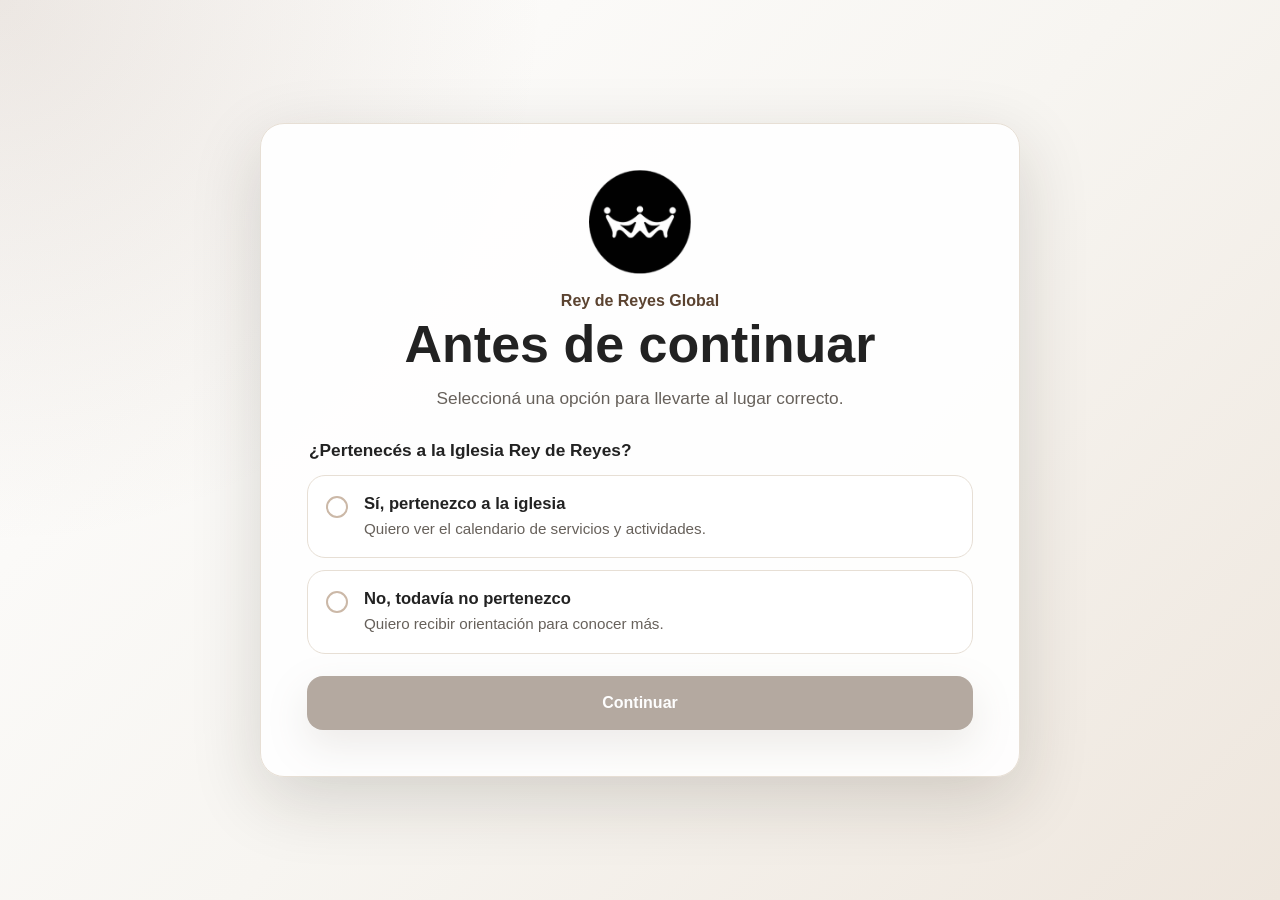
<file: index.html>
<!DOCTYPE html>
<html lang="es">
<head>
  <meta charset="utf-8">
  <meta name="viewport" content="width=device-width, initial-scale=1">
  <title>Acceso - Rey de Reyes Global</title>
  <link rel="stylesheet" href="css/acceso.css">
</head>
<body>
  <main class="access-shell">
    <section class="access-panel" aria-labelledby="accessTitle">
      <img class="access-logo" src="assets/logo-rey-de-reyes.webp" alt="Rey de Reyes Global">
      <p class="access-kicker">Rey de Reyes Global</p>
      <h1 id="accessTitle">Antes de continuar</h1>
      <p class="access-copy">Seleccioná una opción para llevarte al lugar correcto.</p>

      <form id="membershipForm" class="membership-form">
        <fieldset>
          <legend>¿Pertenecés a la Iglesia Rey de Reyes?</legend>

          <label class="choice-card">
            <input type="radio" name="membership" value="member">
            <span class="choice-bullet" aria-hidden="true"></span>
            <span>
              <strong>Sí, pertenezco a la iglesia</strong>
              <small>Quiero ver el calendario de servicios y actividades.</small>
            </span>
          </label>

          <label class="choice-card">
            <input type="radio" name="membership" value="visitor">
            <span class="choice-bullet" aria-hidden="true"></span>
            <span>
              <strong>No, todavía no pertenezco</strong>
              <small>Quiero recibir orientación para conocer más.</small>
            </span>
          </label>
        </fieldset>

        <button id="continueButton" class="continue-button" type="submit" disabled>Continuar</button>
      </form>
    </section>
  </main>

  <script src="js/acceso.js"></script>
</body>
</html>
</file>
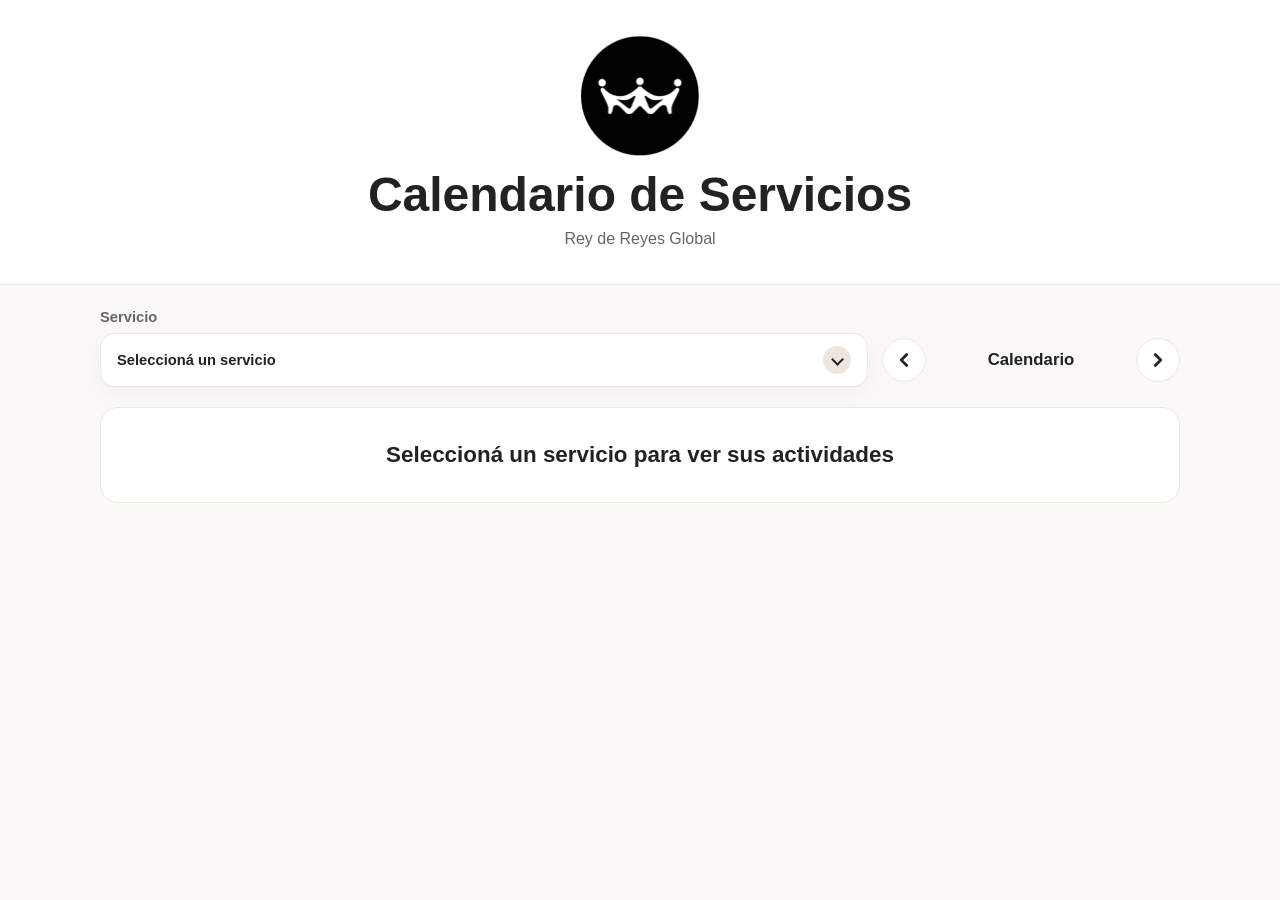
<file: calendario.html>
<!DOCTYPE html>
<html lang="es">
<head>
  <meta charset="utf-8">
  <meta name="viewport" content="width=device-width, initial-scale=1">
  <title>Calendario de Servicios - Rey de Reyes Global</title>
  <link rel="stylesheet" href="css/calendario.css?v=20260702-0028">
</head>
<body>
  <header class="header">
    <div class="logo"><img src="assets/logo-rey-de-reyes.webp" alt="Rey de Reyes Global"></div>
    <h1>Calendario de Servicios</h1>
    <p>Rey de Reyes Global</p>
  </header>

  <main class="container">
    <section class="toolbar" aria-label="Filtros de calendario">
      <div class="select-field">
        <span>Servicio</span>
        <div class="custom-select" id="servicePicker">
          <button id="serviceTrigger" class="select-trigger" type="button" aria-haspopup="listbox" aria-expanded="false">
            <span id="serviceTriggerText">Seleccioná un servicio</span>
            <span class="select-chevron" aria-hidden="true"><span class="select-chevron-icon"></span></span>
          </button>
          <div id="serviceMenu" class="select-menu" role="listbox" hidden></div>
        </div>
      </div>

      <div class="month-controls" aria-label="Navegación por mes">
        <button id="prevMonth" type="button" aria-label="Mes anterior">
          <svg class="month-arrow" viewBox="0 0 24 24" aria-hidden="true" focusable="false">
            <path d="M15 6 9 12l6 6"></path>
          </svg>
        </button>
        <strong id="monthLabel">Calendario</strong>
        <button id="nextMonth" type="button" aria-label="Mes siguiente">
          <svg class="month-arrow" viewBox="0 0 24 24" aria-hidden="true" focusable="false">
            <path d="m9 6 6 6-6 6"></path>
          </svg>
        </button>
      </div>
    </section>

    <section id="emptyState" class="empty-state">
      <h2>Seleccioná un servicio para ver sus actividades</h2>
    </section>

    <section id="calendarArea" class="calendar-area" hidden>
      <div id="serviceSummary" class="service-summary"></div>
      <div class="calendar" aria-label="Calendario mensual">
        <div class="weekdays">
          <span>Dom</span>
          <span>Lun</span>
          <span>Mar</span>
          <span>Mié</span>
          <span>Jue</span>
          <span>Vie</span>
          <span>Sáb</span>
        </div>
        <div id="daysGrid" class="days-grid"></div>
      </div>
    </section>
  </main>

  <div id="modalOverlay" class="modal-overlay" hidden>
    <article class="modal" role="dialog" aria-modal="true" aria-labelledby="modalTitle">
      <button id="closeModal" class="close-modal" type="button" aria-label="Cerrar">×</button>
      <div class="modal-header">
        <p id="modalDate"></p>
        <h2 id="modalTitle"></h2>
      </div>
      <div id="modalScrollHint" class="modal-scroll-hint" aria-hidden="true" hidden>
        <span class="modal-scroll-hint-text">Deslizá hacia abajo para ver más actividades</span>
        <span class="modal-scroll-hint-arrow" aria-hidden="true">⌄</span>
      </div>
      <div id="modalActivities" class="modal-activities"></div>
    </article>
  </div>

  <script src="js/calendario.js"></script>
</body>
</html>
</file>
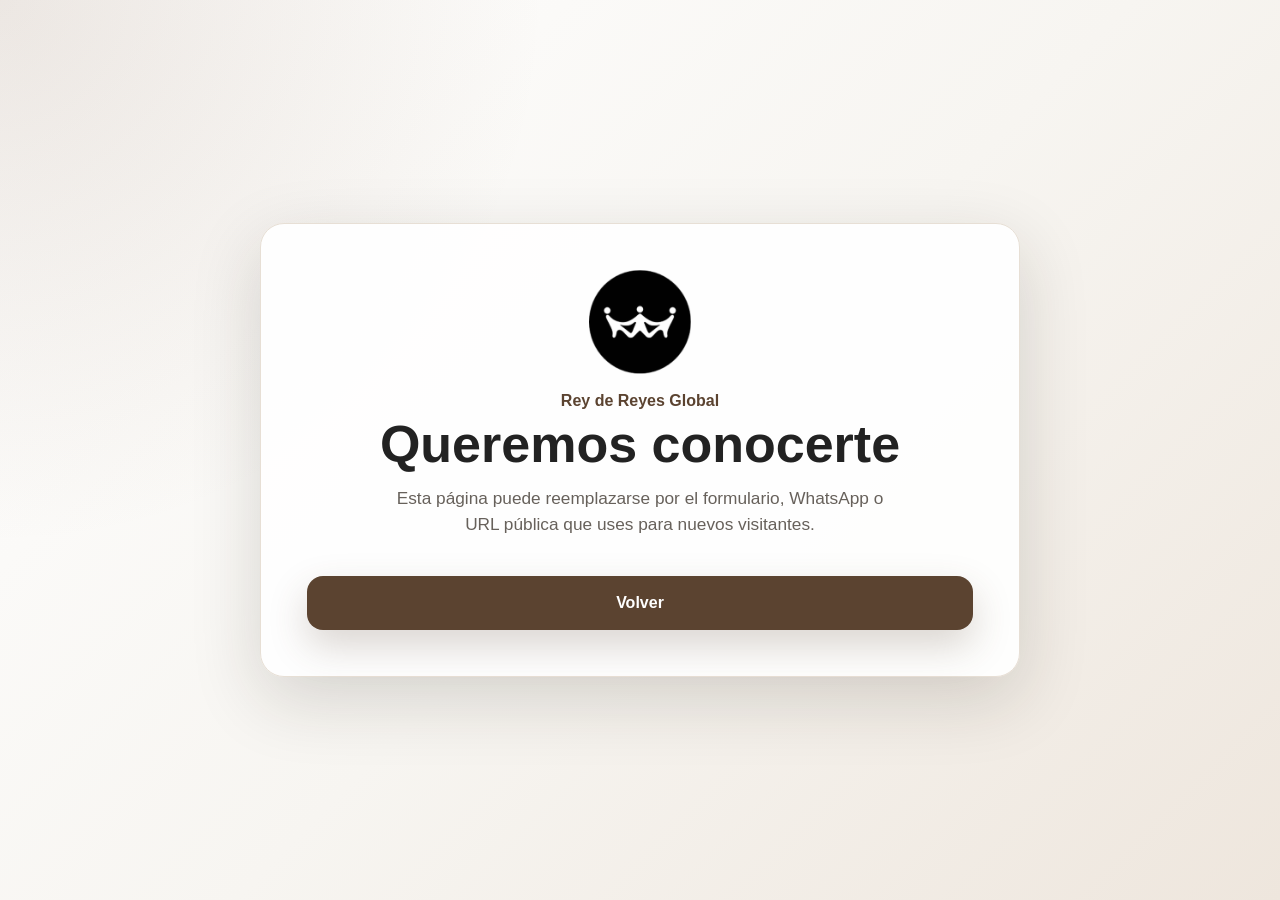
<file: no-pertenece.html>
<!DOCTYPE html>
<html lang="es">
<head>
  <meta charset="utf-8">
  <meta name="viewport" content="width=device-width, initial-scale=1">
  <title>Conocé Rey de Reyes Global</title>
  <link rel="stylesheet" href="css/acceso.css">
</head>
<body>
  <main class="access-shell">
    <section class="access-panel access-panel--simple">
      <img class="access-logo" src="assets/logo-rey-de-reyes.webp" alt="Rey de Reyes Global">
      <p class="access-kicker">Rey de Reyes Global</p>
      <h1>Queremos conocerte</h1>
      <p class="access-copy">Esta página puede reemplazarse por el formulario, WhatsApp o URL pública que uses para nuevos visitantes.</p>
      <a class="continue-button continue-button--link" href="index.html">Volver</a>
    </section>
  </main>
</body>
</html>
</file>
<file: css/acceso.css>
:root {
  --bg: #f7f5f1;
  --card: #fff;
  --text: #222;
  --muted: #67615b;
  --accent: #8a6a4f;
  --accent-deep: #5b4330;
  --accent-soft: #efe5dc;
  --border: #e7dfd5;
  --shadow: 0 22px 70px rgba(39, 32, 21, .16);
}

* {
  box-sizing: border-box;
}

body {
  margin: 0;
  min-height: 100vh;
  font-family: -apple-system, BlinkMacSystemFont, "Segoe UI", sans-serif;
  background:
    radial-gradient(circle at top left, rgba(138, 106, 79, .16), transparent 34rem),
    linear-gradient(135deg, #fff 0%, var(--bg) 52%, #eee6dd 100%);
  color: var(--text);
}

button,
input {
  font: inherit;
}

.access-shell {
  width: min(760px, calc(100% - 32px));
  min-height: 100vh;
  margin: 0 auto;
  display: grid;
  place-items: center;
  padding: 32px 0;
}

.access-panel {
  width: 100%;
  padding: clamp(26px, 6vw, 46px);
  border: 1px solid var(--border);
  border-radius: 24px;
  background: rgba(255, 255, 255, .92);
  box-shadow: var(--shadow);
}

.access-panel--simple {
  text-align: center;
}

.access-logo {
  width: 104px;
  height: 104px;
  display: block;
  margin: 0 auto 18px;
  object-fit: contain;
}

.access-kicker {
  margin: 0 0 8px;
  color: var(--accent-deep);
  font-weight: 800;
  text-align: center;
}

h1 {
  margin: 0;
  font-size: clamp(2rem, 8vw, 3.25rem);
  line-height: 1;
  text-align: center;
}

.access-copy {
  max-width: 520px;
  margin: 16px auto 28px;
  color: var(--muted);
  font-size: 1.08rem;
  line-height: 1.5;
  text-align: center;
}

.membership-form fieldset {
  margin: 0;
  padding: 0;
  border: 0;
}

.membership-form legend {
  margin-bottom: 14px;
  color: var(--text);
  font-size: 1.08rem;
  font-weight: 900;
}

.choice-card {
  position: relative;
  display: grid;
  grid-template-columns: 24px 1fr;
  gap: 14px;
  align-items: start;
  margin-bottom: 12px;
  padding: 18px;
  border: 1px solid var(--border);
  border-radius: 18px;
  background: var(--card);
  cursor: pointer;
  transition: border-color .18s ease, background .18s ease, box-shadow .18s ease;
}

.choice-card:hover,
.choice-card:focus-within {
  border-color: #d4c2b1;
  background: #fffdfa;
  box-shadow: 0 10px 28px rgba(39, 32, 21, .08);
}

.choice-card input {
  position: absolute;
  opacity: 0;
  pointer-events: none;
}

.choice-bullet {
  width: 22px;
  height: 22px;
  margin-top: 2px;
  border: 2px solid #cbb8a7;
  border-radius: 50%;
  display: grid;
  place-items: center;
}

.choice-bullet::after {
  content: "";
  width: 10px;
  height: 10px;
  border-radius: 50%;
  background: var(--accent);
  transform: scale(0);
  transition: transform .16s ease;
}

.choice-card input:checked + .choice-bullet::after {
  transform: scale(1);
}

.choice-card.is-selected {
  border-color: var(--accent);
  background: var(--accent-soft);
}

.choice-card strong {
  display: block;
  margin-bottom: 4px;
  font-size: 1.04rem;
}

.choice-card small {
  color: var(--muted);
  font-size: .95rem;
  line-height: 1.4;
}

.continue-button {
  width: 100%;
  min-height: 54px;
  margin-top: 10px;
  border: 0;
  border-radius: 16px;
  background: var(--accent-deep);
  color: #fff;
  font-weight: 900;
  cursor: pointer;
  box-shadow: 0 16px 38px rgba(91, 67, 48, .22);
  transition: transform .16s ease, opacity .16s ease, background .16s ease;
}

.continue-button:hover {
  background: #4b3626;
  transform: translateY(-1px);
}

.continue-button:disabled {
  opacity: .45;
  cursor: not-allowed;
  transform: none;
}

.continue-button--link {
  display: inline-grid;
  place-items: center;
  text-decoration: none;
}

@media (max-width: 520px) {
  .access-shell {
    width: min(100% - 24px, 760px);
    padding: 18px 0;
  }

  .access-panel {
    border-radius: 20px;
  }

  .access-logo {
    width: 88px;
    height: 88px;
  }

  .choice-card {
    padding: 16px;
  }
}
</file>
<file: css/calendario.css>
:root {
  --bg: #faf9f7;
  --card: #fff;
  --text: #222;
  --muted: #666;
  --accent: #8a6a4f;
  --accent-strong: #6f5138;
  --accent-deep: #5b4330;
  --accent-soft: #efe5dc;
  --accent-hover: #f8f1eb;
  --border: #ece8df;
  --shadow: 0 18px 50px rgba(39, 32, 21, .14);
}

* {
  box-sizing: border-box;
}

body {
  margin: 0;
  font-family: -apple-system, BlinkMacSystemFont, "Segoe UI", sans-serif;
  background: var(--bg);
  color: var(--text);
}

button,
input {
  font: inherit;
}

.header {
  background: var(--card);
  padding: 36px 20px;
  border-bottom: 1px solid var(--border);
  text-align: center;
}

.logo img {
  width: 120px;
  height: 120px;
  margin: 0 auto 14px;
  display: block;
  object-fit: contain;
}

.header h1 {
  margin: 0;
  font-size: clamp(2rem, 4vw, 3rem);
  line-height: 1.05;
}

.header p {
  margin: 10px 0 0;
  color: var(--muted);
}

.container {
  width: min(1080px, calc(100% - 32px));
  margin: 0 auto;
  padding: 24px 0 48px;
}

.toolbar {
  display: grid;
  grid-template-columns: minmax(240px, 1fr) auto;
  gap: 14px;
  align-items: end;
  margin-bottom: 20px;
}

.select-field {
  position: relative;
  display: grid;
  gap: 8px;
  color: var(--muted);
  font-size: .92rem;
  font-weight: 600;
}

.custom-select {
  position: relative;
}

.select-trigger {
  width: 100%;
  min-height: 54px;
  display: flex;
  align-items: center;
  justify-content: space-between;
  gap: 12px;
  padding: 0 16px;
  border-radius: 14px;
  border: 1px solid var(--border);
  background: var(--card);
  color: var(--text);
  outline: none;
  cursor: pointer;
  box-shadow: 0 8px 24px rgba(39, 32, 21, .04);
  transition: border-color .18s ease, box-shadow .18s ease, background .18s ease;
}

.select-trigger:focus,
.custom-select.is-open .select-trigger {
  border-color: var(--accent);
  box-shadow: 0 0 0 4px rgba(138, 106, 79, .18);
  background: #fffdfa;
}

.select-chevron {
  width: 28px;
  height: 28px;
  display: grid;
  place-items: center;
  border-radius: 50%;
  color: var(--text);
  background: var(--accent-soft);
  transition: transform .18s ease;
}

.select-chevron-icon {
  width: 9px;
  height: 9px;
  border-right: 2px solid currentColor;
  border-bottom: 2px solid currentColor;
  transform: translateY(-1px) rotate(45deg);
}

.custom-select.is-open .select-chevron {
  transform: rotate(180deg);
}

.select-menu {
  position: absolute;
  z-index: 8;
  top: calc(100% + 8px);
  left: 0;
  right: 0;
  max-height: 280px;
  overflow: auto;
  padding: 8px;
  border: 1px solid var(--border);
  border-radius: 14px;
  background: var(--card);
  box-shadow: var(--shadow);
  transform-origin: top center;
  animation: menu-in .16s ease-out;
}

.select-option {
  width: 100%;
  min-height: 44px;
  border: 0;
  border-radius: 10px;
  display: flex;
  align-items: center;
  justify-content: space-between;
  gap: 12px;
  padding: 10px 12px;
  background: transparent;
  color: var(--text);
  text-align: left;
  cursor: pointer;
  transition: background .16s ease, color .16s ease;
}

.select-option:hover,
.select-option:focus {
  background: var(--accent-hover);
  outline: none;
}

.select-option.is-selected {
  background: var(--accent-soft);
  color: var(--text);
  font-weight: 800;
}

.select-check {
  color: var(--text);
  font-weight: 900;
}

.month-controls {
  min-height: 54px;
  display: grid;
  grid-template-columns: 44px minmax(190px, auto) 44px;
  align-items: center;
  gap: 10px;
}

.month-controls button,
.close-modal {
  border: 1px solid var(--border);
  background: var(--card);
  color: var(--text);
  cursor: pointer;
}

.month-controls button {
  width: 44px;
  height: 44px;
  min-width: 44px;
  min-height: 44px;
  display: grid;
  place-items: center;
  padding: 0;
  border-radius: 50%;
  font-size: 0;
  line-height: 0;
  transition: border-color .18s ease, background .18s ease, color .18s ease;
}

.month-controls button::before {
  content: none !important;
  display: none !important;
}

.month-arrow {
  width: 22px;
  height: 22px;
  display: block;
  flex: 0 0 auto;
  overflow: visible;
  pointer-events: none;
}

.month-arrow path {
  fill: none;
  stroke: currentColor;
  stroke-width: 3;
  stroke-linecap: round;
  stroke-linejoin: round;
}

.month-controls button:hover,
.close-modal:hover {
  border-color: #d7c6b7;
  background: var(--accent-hover);
  color: var(--text);
}

.month-controls strong {
  text-align: center;
  font-size: 1.05rem;
}

.empty-state,
.service-summary,
.calendar {
  background: var(--card);
  border: 1px solid var(--border);
  border-radius: 18px;
}

.empty-state {
  padding: 34px;
  text-align: center;
}

.empty-state h2 {
  margin: 0;
  font-size: 1.4rem;
}

.empty-state p {
  max-width: 620px;
  margin: 10px auto 0;
  color: var(--muted);
  line-height: 1.5;
}

.service-summary {
  padding: 18px;
  margin-bottom: 14px;
  display: flex;
  flex-wrap: wrap;
  align-items: center;
  justify-content: space-between;
  gap: 12px;
}

.service-summary h2 {
  margin: 0;
  font-size: 1.25rem;
}

.service-summary p {
  margin: 4px 0 0;
  color: var(--muted);
}

.legend {
  display: flex;
  align-items: center;
  gap: 8px;
  color: var(--muted);
  font-size: .92rem;
}

.legend-dot {
  width: 12px;
  height: 12px;
  border-radius: 50%;
  background: var(--accent);
}

.calendar {
  overflow: hidden;
}

.weekdays,
.days-grid {
  display: grid;
  grid-template-columns: repeat(7, minmax(0, 1fr));
}

.weekdays {
  background: var(--accent-soft);
  border-bottom: 1px solid var(--border);
}

.weekdays span {
  padding: 14px 8px;
  text-align: center;
  color: var(--muted);
  font-size: .85rem;
  font-weight: 700;
}

.day {
  min-height: 126px;
  border: 0;
  border-right: 1px solid var(--border);
  border-bottom: 1px solid var(--border);
  background: var(--card);
  padding: 10px;
  text-align: left;
  color: var(--text);
}

.day:nth-child(7n) {
  border-right: 0;
}

.day.is-muted {
  background: #fcfbf9;
  color: #aaa;
}

.day.has-events {
  cursor: pointer;
}

.day.has-events:hover {
  background: var(--accent-hover);
}

.day-number {
  display: inline-grid;
  place-items: center;
  width: 30px;
  height: 30px;
  border-radius: 50%;
  font-weight: 700;
}

.day.has-events .day-number {
  background: var(--accent);
  color: white;
}

.event-list {
  margin-top: 8px;
  display: grid;
  gap: 6px;
}

.event-pill {
  display: block;
  min-width: 0;
  padding: 7px 8px;
  border-radius: 10px;
  background: var(--accent-soft);
  color: var(--text);
  font-size: .8rem;
  line-height: 1.25;
  white-space: nowrap;
  overflow: hidden;
  text-overflow: ellipsis;
}

.more-events {
  color: var(--muted);
  font-size: .78rem;
}

.modal-overlay {
  position: fixed;
  inset: 0;
  z-index: 10;
  display: grid;
  place-items: center;
  padding: 18px;
  background: rgba(35, 30, 24, .44);
}

.modal {
  position: relative;
  display: flex;
  flex-direction: column;
  width: min(720px, calc(100vw - 36px));
  max-height: min(760px, calc(100dvh - 36px));
  overflow: hidden;
  background: #f8f1ea;
  border: 1px solid #c8b09a;
  border-radius: 18px;
  box-shadow: var(--shadow);
  padding: 24px;
}

.close-modal {
  position: absolute;
  top: 14px;
  right: 14px;
  width: 40px;
  height: 40px;
  min-width: 40px;
  min-height: 40px;
  display: grid;
  place-items: center;
  padding: 0;
  border-radius: 50%;
  font-size: 1.5rem;
  line-height: 0;
}

.modal-header {
  padding-right: 48px;
  margin-bottom: 18px;
}

.modal-header p {
  margin: 0 0 6px;
  color: var(--text);
  font-weight: 700;
  font-size: 1.08rem;
}

.modal-header h2 {
  margin: 0;
  font-size: 1.55rem;
}

.modal-scroll-hint {
  display: none;
}

.modal-activities {
  flex: 1 1 auto;
  display: grid;
  gap: 12px;
  min-height: 0;
  overflow: auto;
  padding-right: 2px;
  -webkit-overflow-scrolling: touch;
  overscroll-behavior: contain;
}

.activity-card {
  border: 1px solid #ccb29b;
  border-radius: 14px;
  padding: 16px;
  background: #f4e7dc;
}

.activity-topline {
  display: flex;
  align-items: flex-start;
  justify-content: space-between;
  gap: 12px;
}

.activity-topline h3 {
  margin: 0;
  font-size: 1.08rem;
  min-width: 0;
  overflow-wrap: anywhere;
}

.time-badge {
  flex: 0 0 auto;
  padding: 10px 14px;
  border-radius: 999px;
  background: #dbc7b4;
  color: var(--text);
  font-size: 1rem;
  font-weight: 800;
}

.activity-meta {
  margin: 8px 0 0;
  color: var(--muted);
  overflow-wrap: anywhere;
}

.contacts {
  margin-top: 12px;
  display: grid;
  gap: 8px;
}

.contact-row {
  display: grid;
  grid-template-columns: 1fr auto;
  gap: 10px;
  align-items: center;
  padding: 10px 12px;
  border-radius: 12px;
  background: #fffdfb;
  border: 1px solid #d0b7a0;
}

.contact-row strong,
.contact-row a {
  overflow-wrap: anywhere;
}

.contact-actions {
  display: flex;
  align-items: center;
  gap: 12px;
  flex-wrap: wrap;
  justify-content: flex-end;
}

.contact-phone {
  color: var(--text);
  font-weight: 800;
  text-decoration: none;
}

.contact-whatsapp {
  width: 36px;
  height: 36px;
  border-radius: 50%;
  display: grid;
  place-items: center;
  background: #25d366;
  color: #fff;
  border: 1px solid #1da851;
  transition: background .16s ease, border-color .16s ease;
}

.contact-whatsapp:hover {
  background: #1ebe5a;
  border-color: #148844;
}

.contact-whatsapp svg {
  width: 18px;
  height: 18px;
  display: block;
}

@keyframes nudge-down {
  0%, 100% {
    transform: translateY(0);
    opacity: .7;
  }
  50% {
    transform: translateY(3px);
    opacity: 1;
  }
}

@keyframes menu-in {
  from {
    opacity: 0;
    transform: translateY(-6px) scale(.98);
  }
  to {
    opacity: 1;
    transform: translateY(0) scale(1);
  }
}

[hidden] {
  display: none !important;
}

@media (max-width: 760px) {
  .modal-overlay {
    place-items: start center;
    padding: 12px;
  }

  .modal {
    width: min(720px, calc(100vw - 24px));
    height: calc(100dvh - 24px);
    max-height: calc(100dvh - 24px);
    padding: 18px 16px 16px;
    border-radius: 16px;
  }

  .modal-header {
    padding-right: 44px;
    margin-bottom: 14px;
  }

  .modal-header p {
    font-size: .98rem;
  }

  .modal-header h2 {
    font-size: 1.3rem;
    line-height: 1.12;
  }

  .modal-scroll-hint {
    display: flex;
    align-items: center;
    justify-content: space-between;
    gap: 12px;
    margin: -2px 0 12px;
    padding: 10px 12px;
    border-radius: 12px;
    background: linear-gradient(180deg, rgba(255, 255, 255, .6), rgba(255, 248, 240, .9));
    border: 1px solid rgba(200, 176, 154, .8);
    color: var(--accent-deep);
    font-size: .88rem;
    font-weight: 700;
  }

  .modal-scroll-hint-text {
    min-width: 0;
  }

  .modal-scroll-hint-arrow {
    flex: 0 0 auto;
    font-size: 1.25rem;
    line-height: 1;
    animation: nudge-down 1.2s ease-in-out infinite;
  }

  .modal-activities {
    gap: 10px;
    padding-right: 0;
  }

  .activity-card {
    padding: 14px;
  }

  .toolbar {
    grid-template-columns: 1fr;
  }

  .month-controls {
    position: sticky;
    top: 12px;
    z-index: 4;
    scroll-margin-top: 12px;
    height: 72px;
    min-height: 72px;
    padding: 0 16px;
    border-radius: 16px;
    background: rgba(255, 255, 255, .96);
    backdrop-filter: blur(8px);
    box-shadow: 0 10px 28px rgba(39, 32, 21, .08);
    grid-template-columns: 44px minmax(0, 1fr) 44px;
    align-items: center;
    justify-items: center;
    overflow: hidden;
  }

  .month-controls button {
    position: relative;
    width: 42px;
    height: 42px;
    min-width: 42px;
    min-height: 42px;
    line-height: 0;
  }

  .month-arrow {
    width: 19px;
    height: 19px;
  }

  .day {
    min-height: 92px;
    padding: 7px;
  }

  .event-pill {
    padding: 5px 6px;
  }

  .activity-topline,
  .contact-row {
    grid-template-columns: 1fr;
  }

  .activity-topline {
    display: grid;
    gap: 10px;
  }

  .time-badge {
    width: fit-content;
    max-width: 100%;
    padding: 8px 12px;
    font-size: .92rem;
    line-height: 1.2;
  }

  .contacts {
    gap: 10px;
  }

  .contact-actions {
    width: 100%;
    justify-content: space-between;
  }

  .contact-phone {
    min-width: 0;
  }
}

body.modal-open {
  overflow: hidden;
}
</file>
